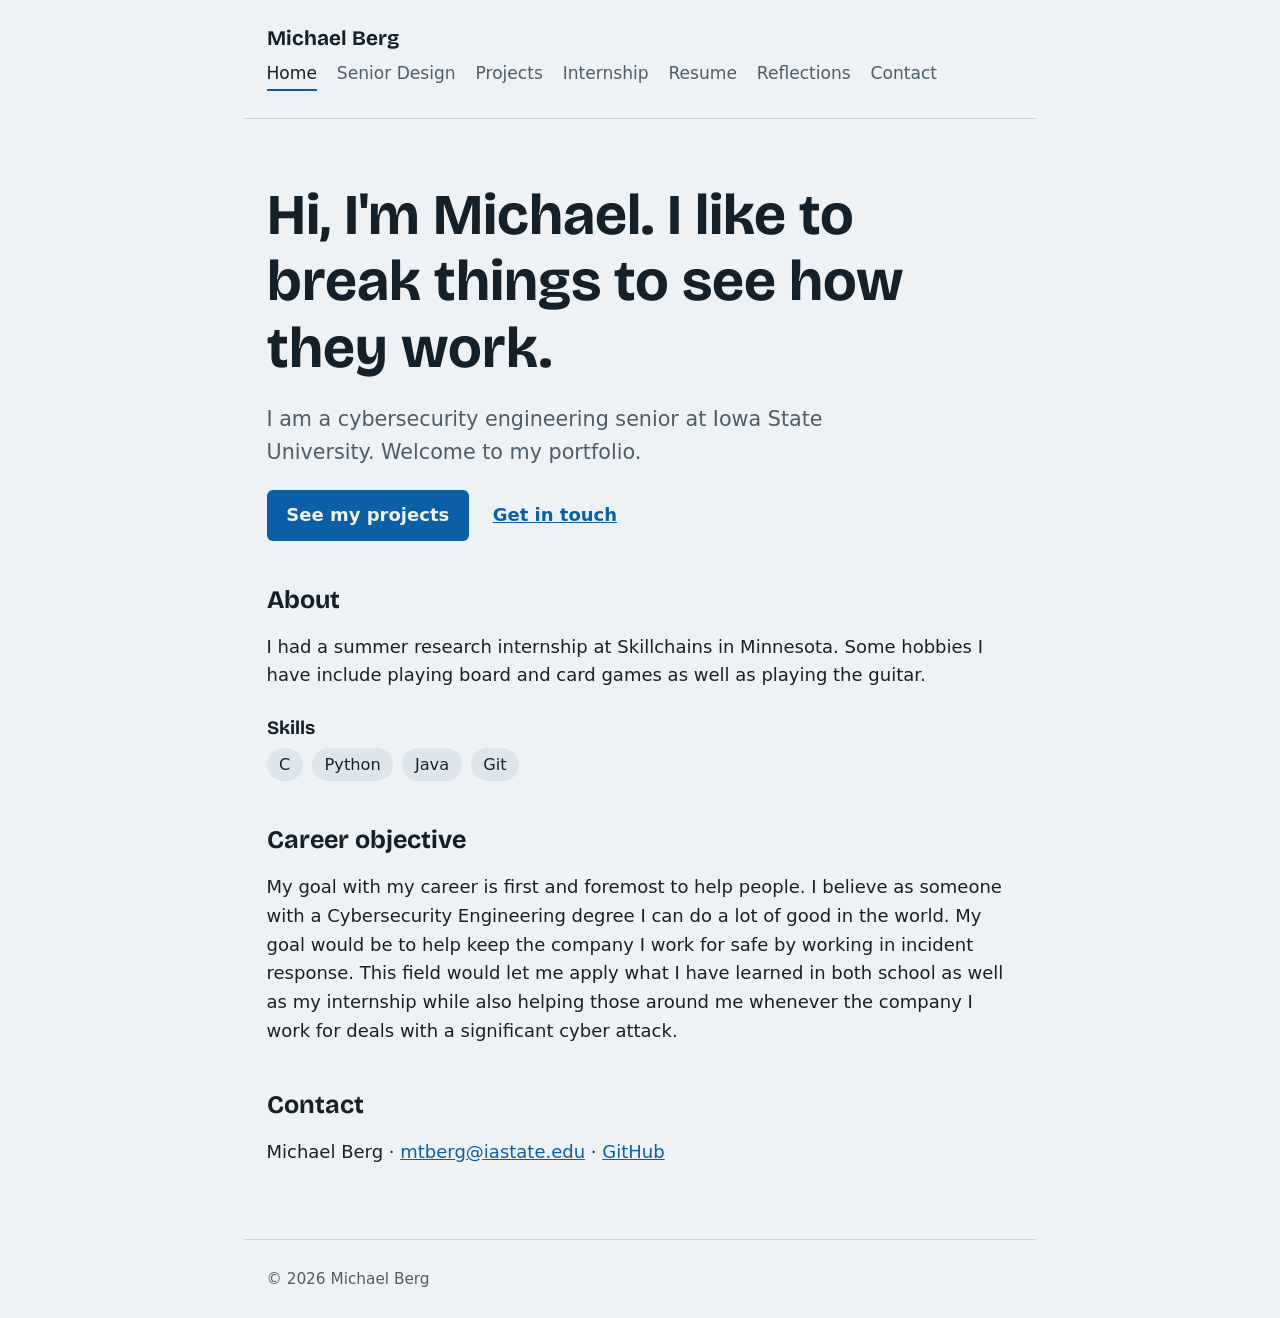
<file: index.html>
<!DOCTYPE html>
<html lang="en"><head><meta charset="utf-8"><meta name="viewport" content="width=device-width, initial-scale=1">
<title>Michael Berg</title><link rel="preconnect" href="https://fonts.googleapis.com"><link rel="preconnect" href="https://fonts.gstatic.com" crossorigin>
<link href="https://fonts.googleapis.com/css2?family=Bricolage+Grotesque:opsz,wght@12..96,500;12..96,700&display=swap" rel="stylesheet">
<link rel="stylesheet" href="style.css"></head><body><header class="top"><a class="brand" href="index.html">Michael Berg</a><nav><a href="index.html" aria-current="page">Home</a><a href="senior-design.html">Senior Design</a><a href="projects.html">Projects</a><a href="internship.html">Internship</a><a href="resume.html">Resume</a><a href="reflections.html">Reflections</a><a href="contact.html">Contact</a></nav></header><main>
<section class="hero">
<h1>Hi, I'm Michael. I like to break things to see how they work.</h1>
<p class="lede">I am a cybersecurity engineering senior at Iowa State University. Welcome to my portfolio.</p>
<p><a class="btn" href="projects.html">See my projects</a> <a class="link" href="contact.html">Get in touch</a></p>
</section>
<section>
<h2>About</h2>
<p>I had a summer research internship at Skillchains in Minnesota. Some hobbies I have include playing board and card games as well as playing the guitar.</p>
<h3>Skills</h3>
<ul class="chips"><li>C</li><li>Python</li><li>Java</li><li>Git</li></ul>
</section>
<section>
<h2>Career objective</h2>
<p>My goal with my career is first and foremost to help people. I believe as someone with a Cybersecurity Engineering degree I can do a lot of good in the world. My goal would be to help keep the company I work for safe by working in incident response. This field would let me apply what I have learned in both school as well as my internship while also helping those around me whenever the company I work for deals with a significant cyber attack.</p>
</section>
<section>
<h2>Contact</h2>
<p>Michael Berg &middot; <a href="mailto:mtberg@iastate.edu">mtberg@iastate.edu</a> &middot; <a href="https://github.com/Ic3berg0522">GitHub</a></p>
</section>
</main>
<footer>&copy; 2026 Michael Berg</footer></body></html>
</file>
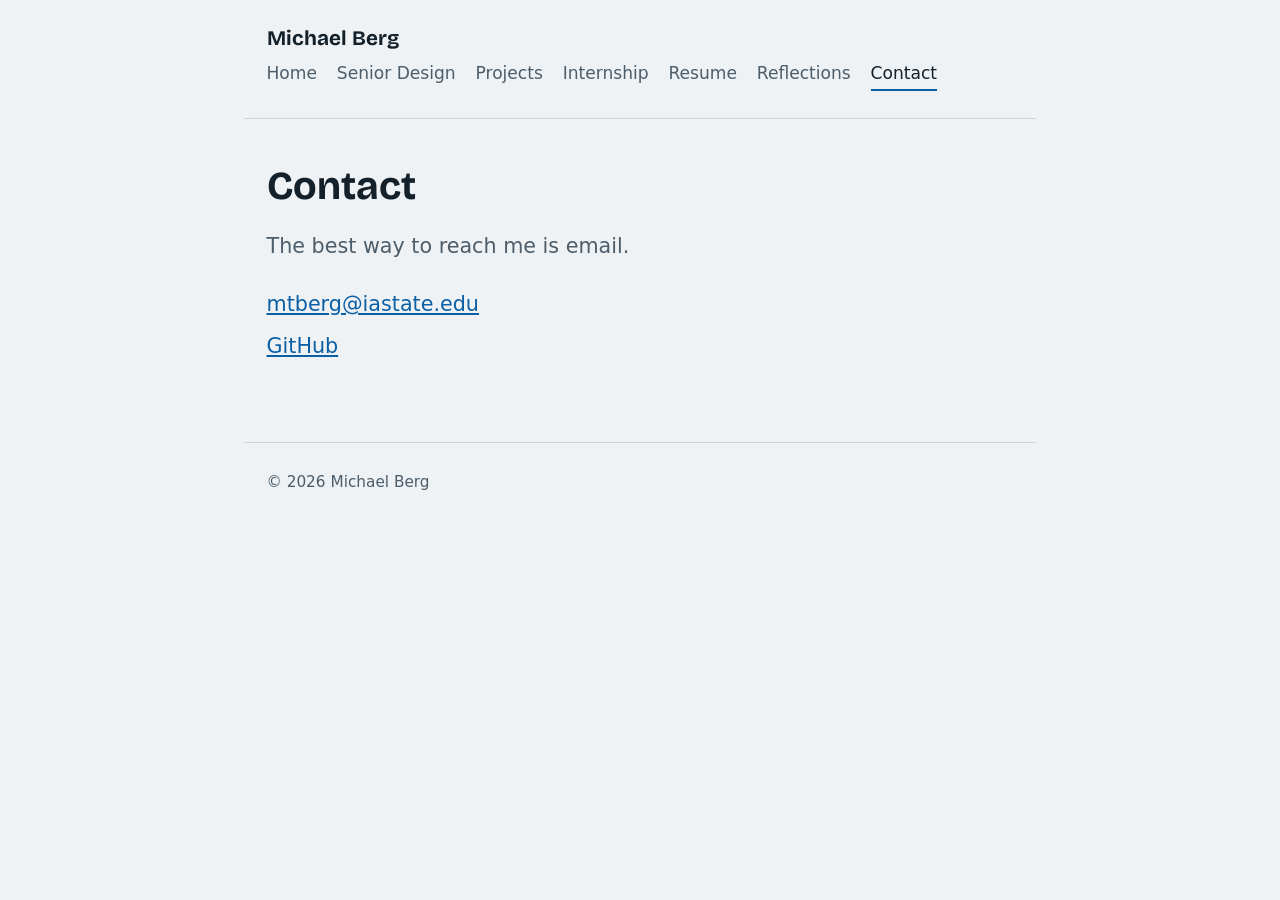
<file: contact.html>
<!DOCTYPE html>
<html lang="en"><head><meta charset="utf-8"><meta name="viewport" content="width=device-width, initial-scale=1">
<title>Contact | Michael Berg</title><link rel="preconnect" href="https://fonts.googleapis.com"><link rel="preconnect" href="https://fonts.gstatic.com" crossorigin>
<link href="https://fonts.googleapis.com/css2?family=Bricolage+Grotesque:opsz,wght@12..96,500;12..96,700&display=swap" rel="stylesheet">
<link rel="stylesheet" href="style.css"></head><body><header class="top"><a class="brand" href="index.html">Michael Berg</a><nav><a href="index.html">Home</a><a href="senior-design.html">Senior Design</a><a href="projects.html">Projects</a><a href="internship.html">Internship</a><a href="resume.html">Resume</a><a href="reflections.html">Reflections</a><a href="contact.html" aria-current="page">Contact</a></nav></header><main>
<h1>Contact</h1>
<p class="lede">The best way to reach me is email.</p>
<ul class="contact">
<li><a href="mailto:mtberg@iastate.edu">mtberg@iastate.edu</a></li>
<li><a href="https://github.com/Ic3berg0522">GitHub</a></li>
</ul>
</main>
<footer>&copy; 2026 Michael Berg</footer></body></html>
</file>
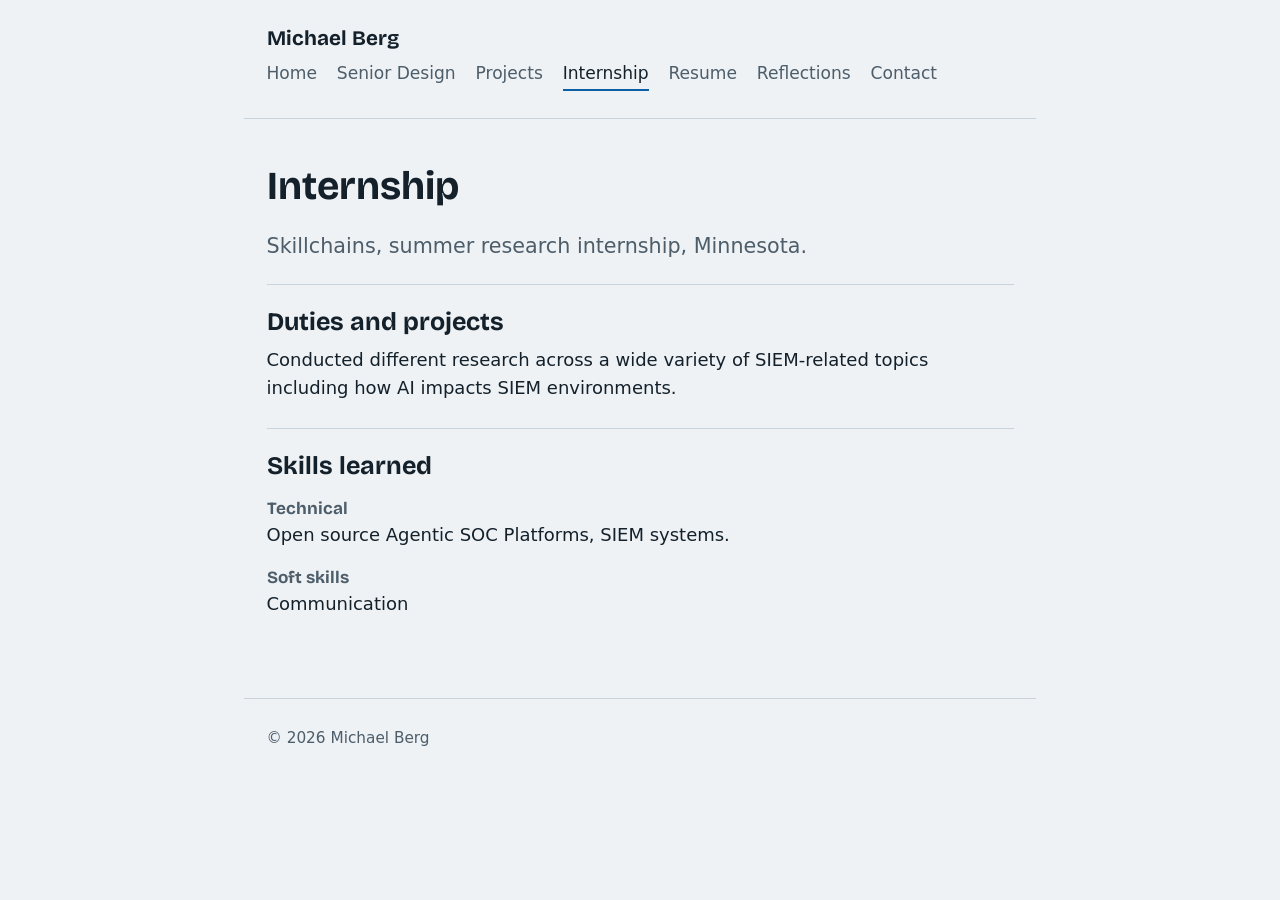
<file: internship.html>
<!DOCTYPE html>
<html lang="en"><head><meta charset="utf-8"><meta name="viewport" content="width=device-width, initial-scale=1">
<title>Internship | Michael Berg</title><link rel="preconnect" href="https://fonts.googleapis.com"><link rel="preconnect" href="https://fonts.gstatic.com" crossorigin>
<link href="https://fonts.googleapis.com/css2?family=Bricolage+Grotesque:opsz,wght@12..96,500;12..96,700&display=swap" rel="stylesheet">
<link rel="stylesheet" href="style.css"></head><body><header class="top"><a class="brand" href="index.html">Michael Berg</a><nav><a href="index.html">Home</a><a href="senior-design.html">Senior Design</a><a href="projects.html">Projects</a><a href="internship.html" aria-current="page">Internship</a><a href="resume.html">Resume</a><a href="reflections.html">Reflections</a><a href="contact.html">Contact</a></nav></header><main>
<h1>Internship</h1>
<p class="lede">Skillchains, summer research internship, Minnesota.</p>
<section class="sec"><h2>Duties and projects</h2><p>Conducted different research across a wide variety of SIEM-related topics including how AI impacts SIEM environments.</p></section>
<section class="sec"><h2>Skills learned</h2><h3>Technical</h3><p>Open source Agentic SOC Platforms, SIEM systems.</p><h3>Soft skills</h3><p>Communication</p></section>
</main>
<footer>&copy; 2026 Michael Berg</footer></body></html>
</file>
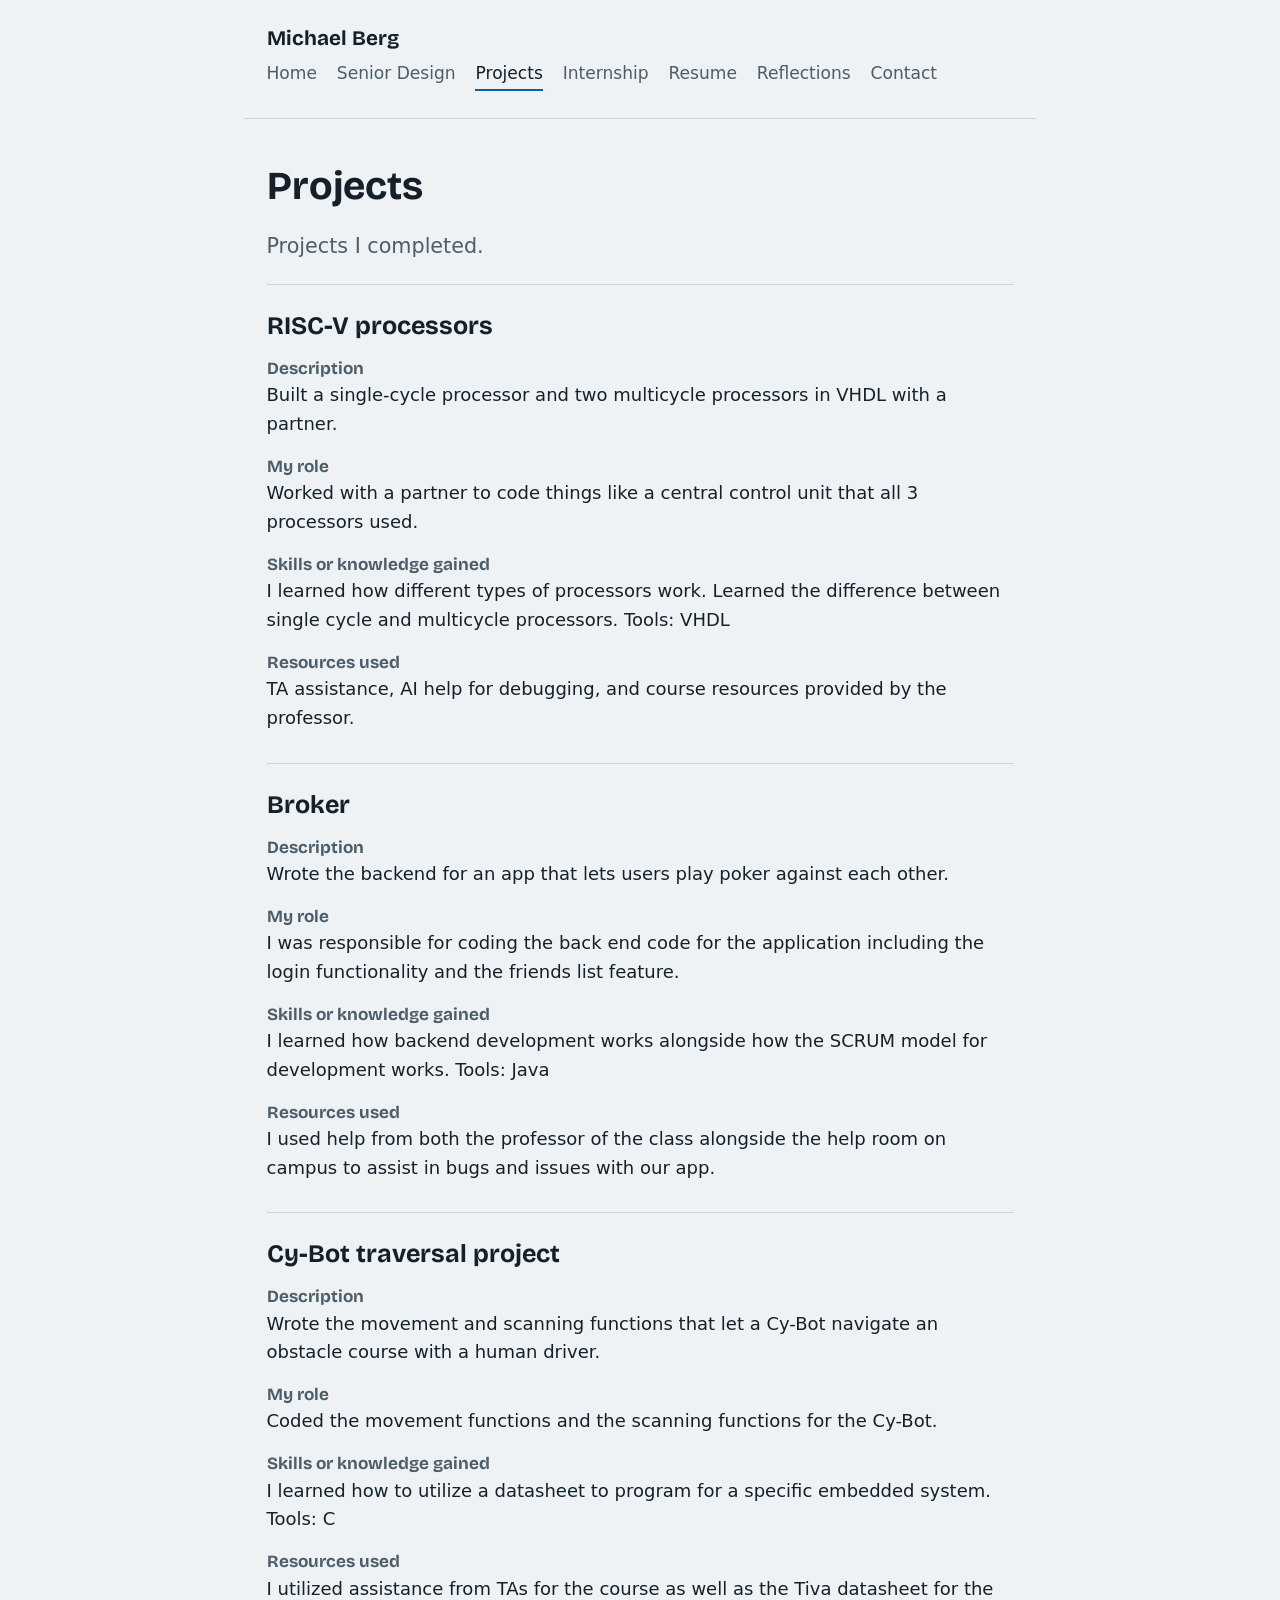
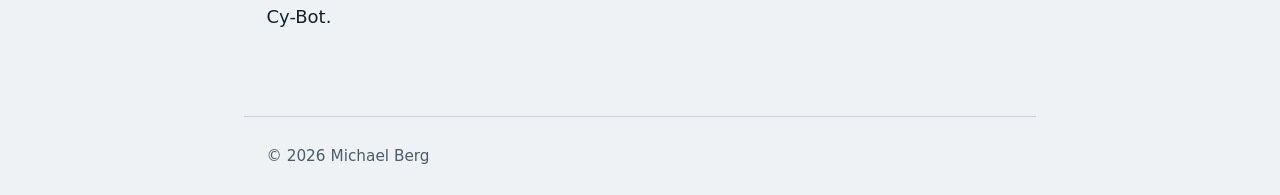
<file: projects.html>
<!DOCTYPE html>
<html lang="en"><head><meta charset="utf-8"><meta name="viewport" content="width=device-width, initial-scale=1">
<title>Projects | Michael Berg</title><link rel="preconnect" href="https://fonts.googleapis.com"><link rel="preconnect" href="https://fonts.gstatic.com" crossorigin>
<link href="https://fonts.googleapis.com/css2?family=Bricolage+Grotesque:opsz,wght@12..96,500;12..96,700&display=swap" rel="stylesheet">
<link rel="stylesheet" href="style.css"></head><body><header class="top"><a class="brand" href="index.html">Michael Berg</a><nav><a href="index.html">Home</a><a href="senior-design.html">Senior Design</a><a href="projects.html" aria-current="page">Projects</a><a href="internship.html">Internship</a><a href="resume.html">Resume</a><a href="reflections.html">Reflections</a><a href="contact.html">Contact</a></nav></header><main>
<h1>Projects</h1>
<p class="lede">Projects I completed.</p>
<article class="proj"><h2>RISC-V processors</h2>
<h3>Description</h3><p>Built a single-cycle processor and two multicycle processors in VHDL with a partner.</p>
<h3>My role</h3><p>Worked with a partner to code things like a central control unit that all 3 processors used.</p>
<h3>Skills or knowledge gained</h3><p>I learned how different types of processors work. Learned the difference between single cycle and multicycle processors. Tools: VHDL</p>
<h3>Resources used</h3><p>TA assistance, AI help for debugging, and course resources provided by the professor.</p></article>
<article class="proj"><h2>Broker</h2>
<h3>Description</h3><p>Wrote the backend for an app that lets users play poker against each other.</p>
<h3>My role</h3><p>I was responsible for coding the back end code for the application including the login functionality and the friends list feature.</p>
<h3>Skills or knowledge gained</h3><p>I learned how backend development works alongside how the SCRUM model for development works. Tools: Java</p>
<h3>Resources used</h3><p>I used help from both the professor of the class alongside the help room on campus to assist in bugs and issues with our app.</p></article>
<article class="proj"><h2>Cy-Bot traversal project</h2>
<h3>Description</h3><p>Wrote the movement and scanning functions that let a Cy-Bot navigate an obstacle course with a human driver.</p>
<h3>My role</h3><p>Coded the movement functions and the scanning functions for the Cy-Bot.</p>
<h3>Skills or knowledge gained</h3><p>I learned how to utilize a datasheet to program for a specific embedded system. Tools: C</p>
<h3>Resources used</h3><p>I utilized assistance from TAs for the course as well as the Tiva datasheet for the Cy-Bot.</p></article>
</main>
<footer>&copy; 2026 Michael Berg</footer></body></html>
</file>
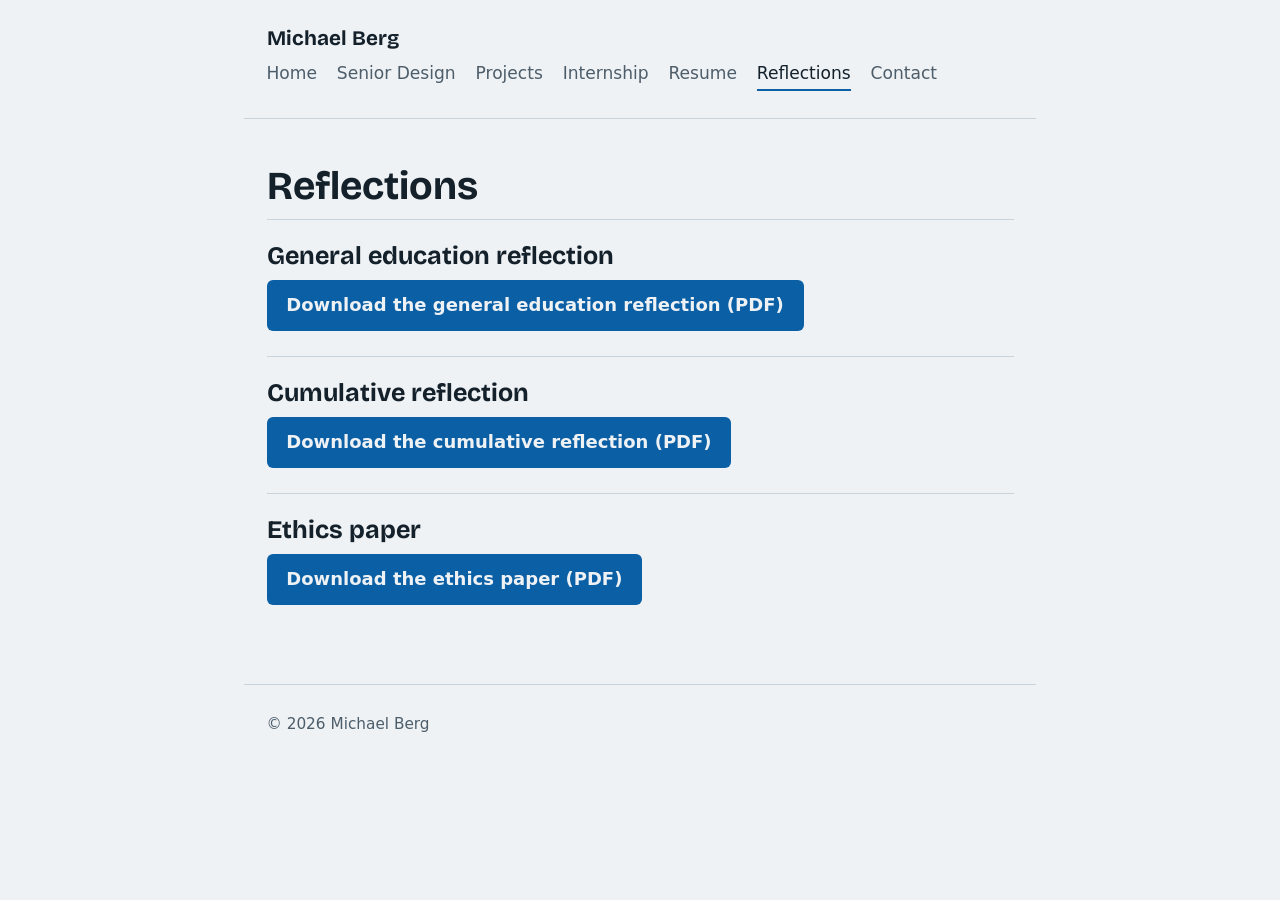
<file: reflections.html>
<!DOCTYPE html>
<html lang="en"><head><meta charset="utf-8"><meta name="viewport" content="width=device-width, initial-scale=1">
<title>Reflections | Michael Berg</title><link rel="preconnect" href="https://fonts.googleapis.com"><link rel="preconnect" href="https://fonts.gstatic.com" crossorigin>
<link href="https://fonts.googleapis.com/css2?family=Bricolage+Grotesque:opsz,wght@12..96,500;12..96,700&display=swap" rel="stylesheet">
<link rel="stylesheet" href="style.css"></head><body><header class="top"><a class="brand" href="index.html">Michael Berg</a><nav><a href="index.html">Home</a><a href="senior-design.html">Senior Design</a><a href="projects.html">Projects</a><a href="internship.html">Internship</a><a href="resume.html">Resume</a><a href="reflections.html" aria-current="page">Reflections</a><a href="contact.html">Contact</a></nav></header><main>
<h1>Reflections</h1>
<section class="sec"><h2>General education reflection</h2><p><a class="btn" href="docs/Gen%20Ed%20Reflection.pdf" download>Download the general education reflection (PDF)</a></p></section>
<section class="sec"><h2>Cumulative reflection</h2><p><a class="btn" href="docs/A%20Reflective%20Journey_%20Navigating%20Your%20Cumulative%20Experience%20at%20Iowa%20State%20University.pdf" download>Download the cumulative reflection (PDF)</a></p></section>
<section class="sec"><h2>Ethics paper</h2><p><a class="btn" href="docs/Ethics%20Paper.pdf" download>Download the ethics paper (PDF)</a></p></section>
</main>
<footer>&copy; 2026 Michael Berg</footer></body></html>
</file>
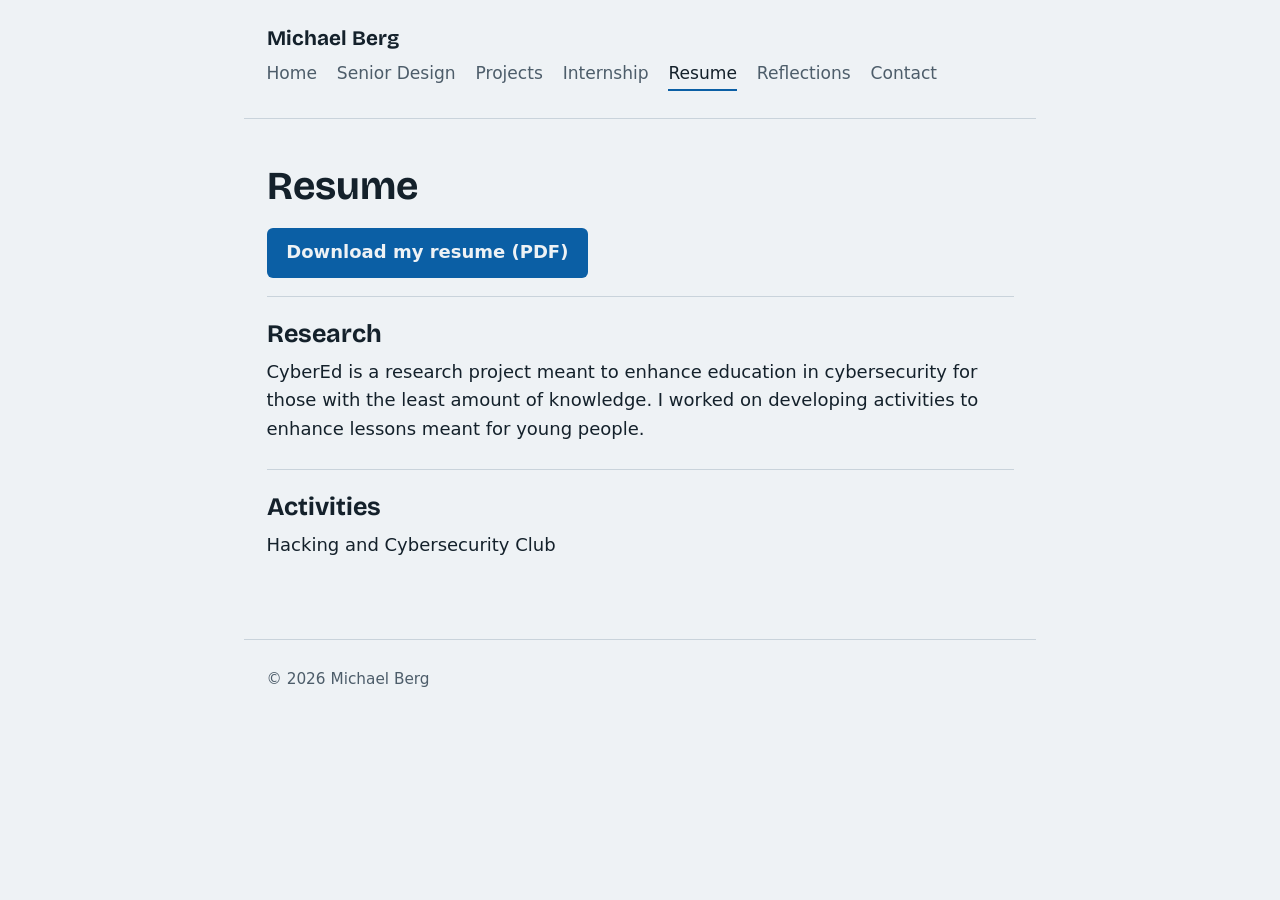
<file: resume.html>
<!DOCTYPE html>
<html lang="en"><head><meta charset="utf-8"><meta name="viewport" content="width=device-width, initial-scale=1">
<title>Resume | Michael Berg</title><link rel="preconnect" href="https://fonts.googleapis.com"><link rel="preconnect" href="https://fonts.gstatic.com" crossorigin>
<link href="https://fonts.googleapis.com/css2?family=Bricolage+Grotesque:opsz,wght@12..96,500;12..96,700&display=swap" rel="stylesheet">
<link rel="stylesheet" href="style.css"></head><body><header class="top"><a class="brand" href="index.html">Michael Berg</a><nav><a href="index.html">Home</a><a href="senior-design.html">Senior Design</a><a href="projects.html">Projects</a><a href="internship.html">Internship</a><a href="resume.html" aria-current="page">Resume</a><a href="reflections.html">Reflections</a><a href="contact.html">Contact</a></nav></header><main>
<h1>Resume</h1>
<p><a class="btn" href="docs/resume.pdf">Download my resume (PDF)</a></p>
<section class="sec"><h2>Research</h2><p>CyberEd is a research project meant to enhance education in cybersecurity for those with the least amount of knowledge. I worked on developing activities to enhance lessons meant for young people.</p></section>
<section class="sec"><h2>Activities</h2><p>Hacking and Cybersecurity Club</p></section>
</main>
<footer>&copy; 2026 Michael Berg</footer></body></html>
</file>
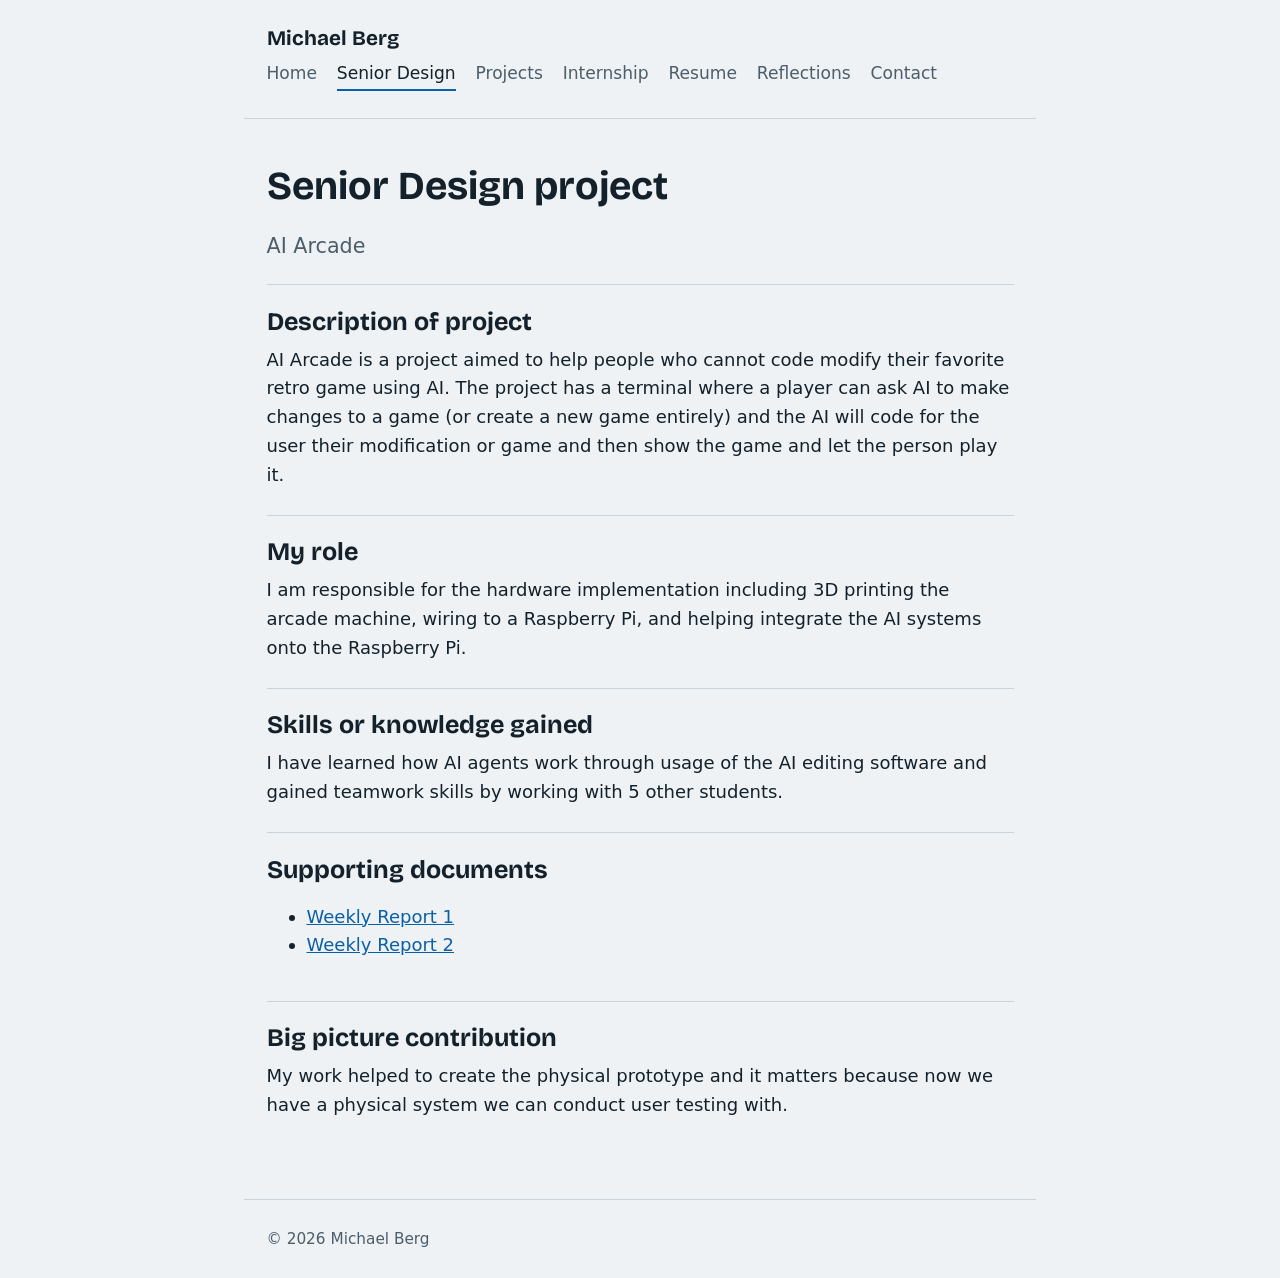
<file: senior-design.html>
<!DOCTYPE html>
<html lang="en"><head><meta charset="utf-8"><meta name="viewport" content="width=device-width, initial-scale=1">
<title>Senior Design | Michael Berg</title><link rel="preconnect" href="https://fonts.googleapis.com"><link rel="preconnect" href="https://fonts.gstatic.com" crossorigin>
<link href="https://fonts.googleapis.com/css2?family=Bricolage+Grotesque:opsz,wght@12..96,500;12..96,700&display=swap" rel="stylesheet">
<link rel="stylesheet" href="style.css"></head><body><header class="top"><a class="brand" href="index.html">Michael Berg</a><nav><a href="index.html">Home</a><a href="senior-design.html" aria-current="page">Senior Design</a><a href="projects.html">Projects</a><a href="internship.html">Internship</a><a href="resume.html">Resume</a><a href="reflections.html">Reflections</a><a href="contact.html">Contact</a></nav></header><main>
<h1>Senior Design project</h1>
<p class="lede">AI Arcade</p>
<section class="sec"><h2>Description of project</h2><p>AI Arcade is a project aimed to help people who cannot code modify their favorite retro game using AI. The project has a terminal where a player can ask AI to make changes to a game (or create a new game entirely) and the AI will code for the user their modification or game and then show the game and let the person play it.</p></section>
<section class="sec"><h2>My role</h2><p>I am responsible for the hardware implementation including 3D printing the arcade machine, wiring to a Raspberry Pi, and helping integrate the AI systems onto the Raspberry Pi.</p></section>
<section class="sec"><h2>Skills or knowledge gained</h2><p>I have learned how AI agents work through usage of the AI editing software and gained teamwork skills by working with 5 other students.</p></section>
<section class="sec"><h2>Supporting documents</h2><ul><li><a href="docs/W1_SDMAY27-06_Weekly_Report_1.docx" download>Weekly Report 1</a></li><li><a href="docs/W2_SDMAY27-06_Weekly_Report_2.docx" download>Weekly Report 2</a></li></ul></section>
<section class="sec"><h2>Big picture contribution</h2><p>My work helped to create the physical prototype and it matters because now we have a physical system we can conduct user testing with.</p></section>
</main>
<footer>&copy; 2026 Michael Berg</footer></body></html>
</file>
<file: style.css>
:root{--bg:#eef2f5;--ink:#14212b;--muted:#4d5d6a;--line:#c9d3db;--accent:#0b5fa5;--chip:#dde6ed}
@media (prefers-color-scheme:dark){:root{--bg:#10181f;--ink:#e6edf2;--muted:#9fb0bd;--line:#26343f;--accent:#6cb4ee;--chip:#1b2832}}
*{box-sizing:border-box}
html{font-size:18px}
body{margin:0;background:var(--bg);color:var(--ink);font-family:system-ui,-apple-system,"Segoe UI",sans-serif;line-height:1.6}
h1,h2,h3,.brand{font-family:"Bricolage Grotesque",system-ui,sans-serif;line-height:1.15}
.top{display:flex;justify-content:space-between;align-items:center;flex-wrap:wrap;gap:.5rem 1.5rem;max-width:44rem;margin:0 auto;padding:1.5rem 1.25rem;border-bottom:1px solid var(--line)}
.brand{font-weight:700;font-size:1.15rem;color:var(--ink);text-decoration:none}
nav{display:flex;gap:1.25rem}
nav a{color:var(--muted);text-decoration:none;padding-bottom:2px;border-bottom:2px solid transparent}
nav a:hover,nav a[aria-current]{color:var(--ink);border-color:var(--accent)}
main{max-width:44rem;margin:0 auto;padding:2.5rem 1.25rem 3rem}
.hero h1{font-size:clamp(2rem,6vw,3.2rem);font-weight:700;margin:1rem 0 1.25rem}
h1{font-size:2.2rem;margin:0 0 .5rem}
h2{font-size:1.4rem;margin:2.5rem 0 .5rem}
h3{font-size:1.05rem;margin:1.5rem 0 .5rem}
.lede{font-size:1.15rem;color:var(--muted);max-width:36rem}
a{color:var(--accent)}
.btn{display:inline-block;background:var(--accent);color:var(--bg);padding:.6rem 1.1rem;border-radius:6px;text-decoration:none;font-weight:600;margin-right:1rem}
.link{font-weight:600}
a:focus-visible{outline:3px solid var(--accent);outline-offset:3px}
.chips{list-style:none;padding:0;margin:0;display:flex;flex-wrap:wrap;gap:.5rem}
.chips li{background:var(--chip);padding:.2rem .7rem;border-radius:999px;font-size:.9rem}
.proj{padding:1.5rem 0;border-top:1px solid var(--line)}
.proj h2{margin:0 0 .4rem}
.meta{color:var(--muted);font-size:.9rem;margin:.25rem 0 .75rem}
.contact{list-style:none;padding:0;font-size:1.15rem;line-height:2}
footer{max-width:44rem;margin:0 auto;padding:1.5rem 1.25rem;border-top:1px solid var(--line);color:var(--muted);font-size:.85rem}
nav{flex-wrap:wrap;gap:.4rem 1.1rem;font-size:.95rem}
.proj h3,.sec h3{font-size:.95rem;margin:1rem 0 .15rem;color:var(--muted)}
.proj p,.sec p{margin:.15rem 0}
.sec{padding:1.25rem 0;border-top:1px solid var(--line)}
.sec h2{margin-top:0}
</file>
